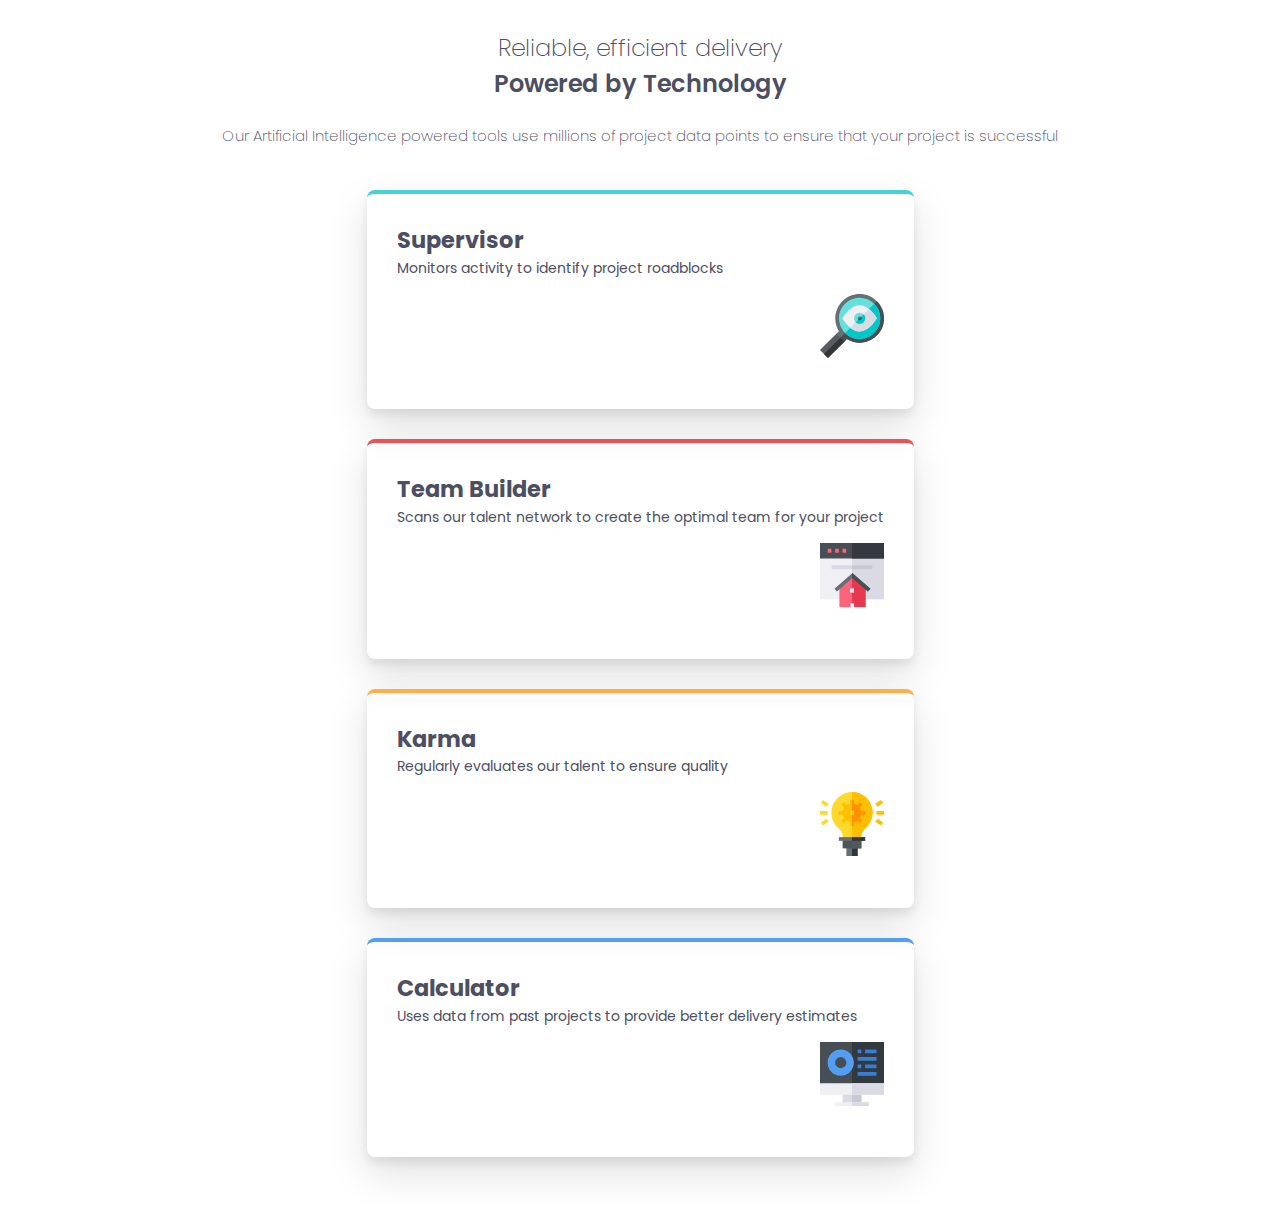
<file: four-card-feature-section-master/index.html>
<!DOCTYPE html>
<html lang="en">
  <head>
    <meta charset="UTF-8" />
    <meta name="viewport" content="width=device-width, initial-scale=1.0" />
    <!-- displays site properly based on user's device -->

    <link
      rel="icon"
      type="image/png"
      sizes="32x32"
      href="./images/favicon-32x32.png"
    />
    <link rel="stylesheet" href="styled.css" />

    <title>Frontend Mentor | Four card feature section</title>

    <!-- Feel free to remove these styles or customise in your own stylesheet 👍 -->
    <style>
      .attribution {
        font-size: 11px;
        text-align: center;
      }
      .attribution a {
        color: hsl(228, 45%, 44%);
      }
    </style>
  </head>
  <body>
    <div class="container">
      <div class="text-container">
        <p class="header title">Reliable, efficient delivery</p>
        <p class="header">Powered by Technology</p>
        <p class="sub-header">
          Our Artificial Intelligence powered tools use millions of project data
          points to ensure that your project is successful
        </p>
      </div>
      <div class="box-container">
        <div class="box supervisor">
          <h1>Supervisor</h1>
          <p>Monitors activity to identify project roadblocks</p>
          <div class="img-container">
            <img src="./images/icon-supervisor.svg" alt="Supervisor Icon" />
          </div>
        </div>
        <div class="box team-builder">
          <h1>Team Builder</h1>
          <p>
            Scans our talent network to create the optimal team for your project
          </p>
          <div class="img-container">
            <img src="./images/icon-team-builder.svg" alt="Team Builder Icon" />
          </div>
        </div>
        <div class="box karma">
          <h1>Karma</h1>
          <p>Regularly evaluates our talent to ensure quality</p>
          <div class="img-container">
            <img src="./images/icon-karma.svg" alt="Karma Icon" />
          </div>
        </div>
        <div class="box calculator">
          <h1>Calculator</h1>
          <p>
            Uses data from past projects to provide better delivery estimates
          </p>
          <div class="img-container">
            <img src="./images/icon-calculator.svg" alt="Calculator Icon" />
          </div>
        </div>
      </div>
    </div>
  </body>
</html>
</file>
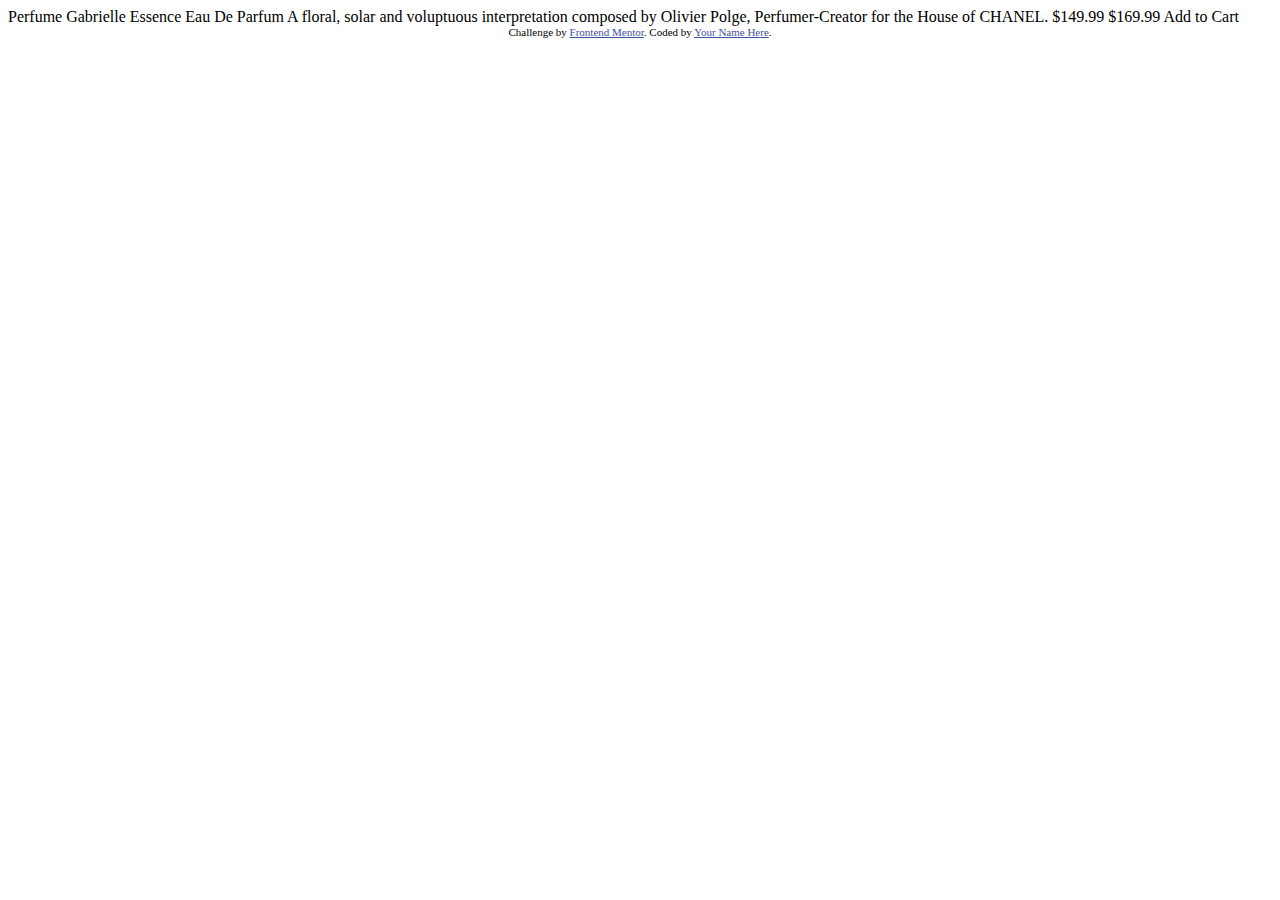
<file: product-preview-card-component-main/index.html>
<!DOCTYPE html>
<html lang="en">
<head>
  <meta charset="UTF-8">
  <meta name="viewport" content="width=device-width, initial-scale=1.0"> <!-- displays site properly based on user's device -->

  <link rel="icon" type="image/png" sizes="32x32" href="./images/favicon-32x32.png">
  
  <title>Frontend Mentor | Product preview card component</title>

  <!-- Feel free to remove these styles or customise in your own stylesheet 👍 -->
  <style>
    .attribution { font-size: 11px; text-align: center; }
    .attribution a { color: hsl(228, 45%, 44%); }
  </style>
</head>
<body>

  Perfume

  Gabrielle Essence Eau De Parfum

  A floral, solar and voluptuous interpretation composed by Olivier Polge, 
  Perfumer-Creator for the House of CHANEL.

  $149.99
  $169.99

  Add to Cart
  
  <div class="attribution">
    Challenge by <a href="https://www.frontendmentor.io?ref=challenge" target="_blank">Frontend Mentor</a>. 
    Coded by <a href="#">Your Name Here</a>.
  </div>
</body>
</html>
</file>
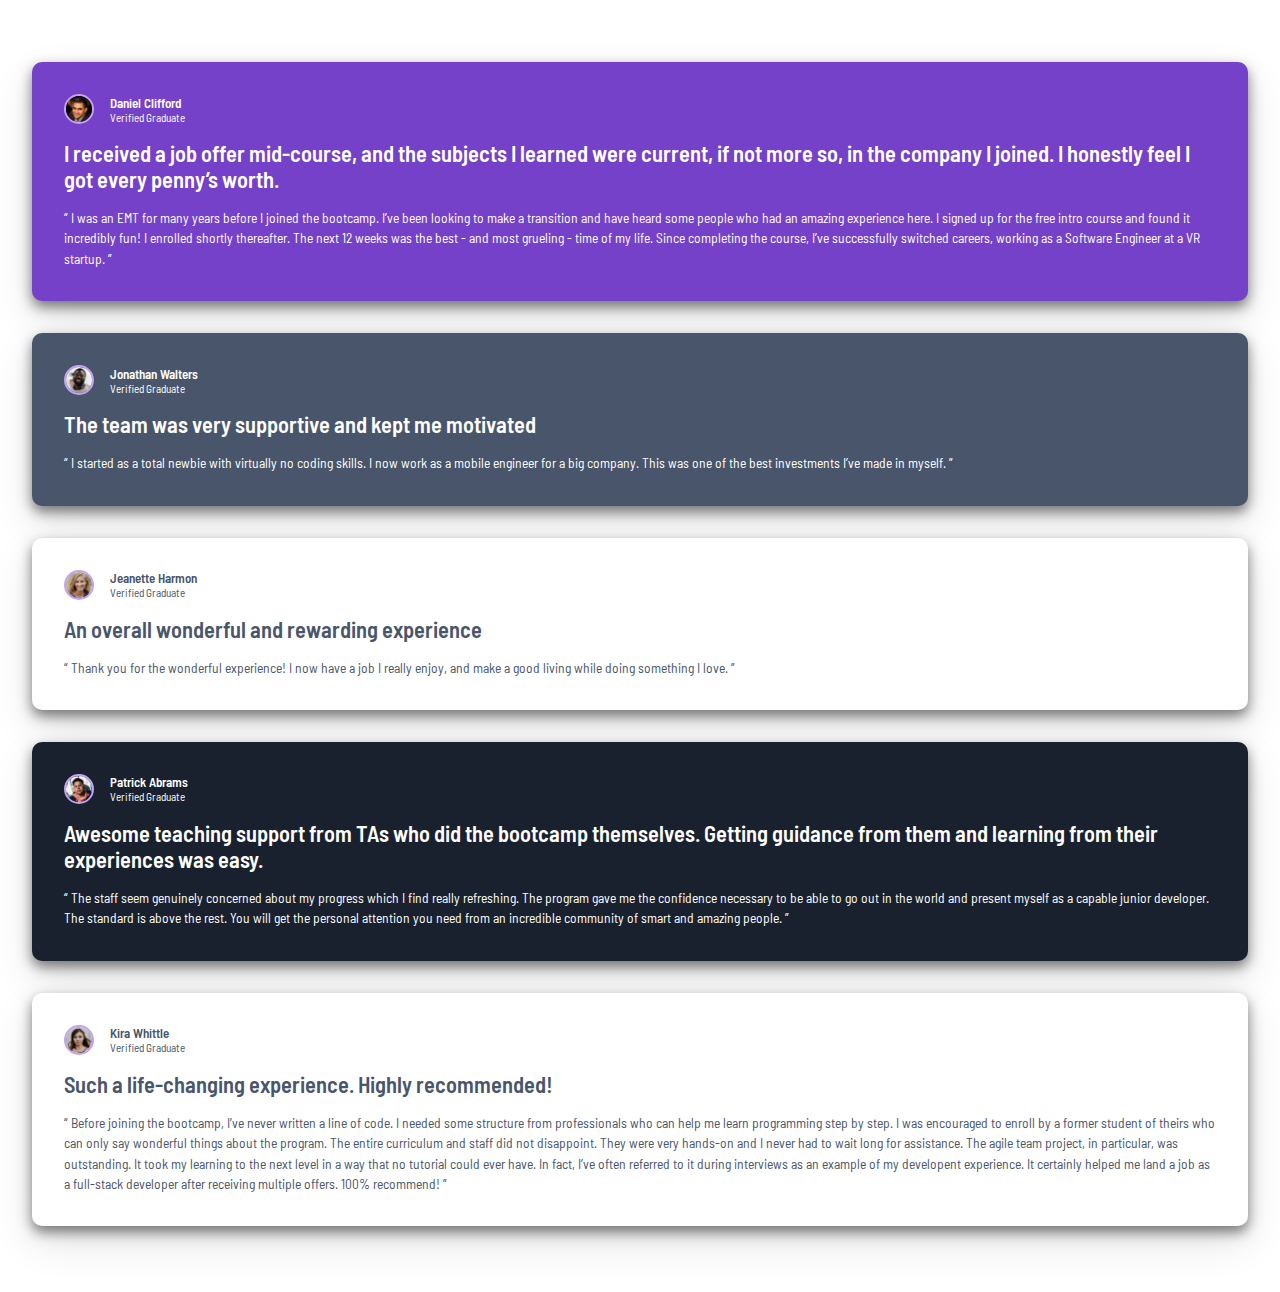
<file: testimonials-grid-section-main/index.html>
<!DOCTYPE html>
<html lang="en">
  <head>
    <meta charset="UTF-8" />
    <meta name="viewport" content="width=device-width, initial-scale=1.0" />
    <!-- displays site properly based on user's device -->

    <link
      rel="icon"
      type="image/png"
      sizes="32x32"
      href="./images/favicon-32x32.png"
    />
    <link rel="stylesheet" href="./styles.css" />

    <title>Frontend Mentor | [Challenge Name Here]</title>

    <!-- Feel free to remove these styles or customise in your own stylesheet 👍 -->
    <style>
      .attribution {
        font-size: 11px;
        text-align: center;
      }
      .attribution a {
        color: hsl(228, 45%, 44%);
      }
    </style>
  </head>
  <body>
    <div class="container">
      <div class="daniel card-container">
        <div class="avatar-container">
          <img
            src="./images/image-daniel.jpg"
            alt="Daniel Clifford"
            class="avatar"
          />
          <div class="sub-avatar-container">
            <p class="name">Daniel Clifford</p>
            <p class="role">Verified Graduate</p>
          </div>
        </div>
        <p class="testimonial">
          I received a job offer mid-course, and the subjects I learned were
          current, if not more so, in the company I joined. I honestly feel I
          got every penny’s worth.
        </p>
        <p class="quote">
          “ I was an EMT for many years before I joined the bootcamp. I’ve been
          looking to make a transition and have heard some people who had an
          amazing experience here. I signed up for the free intro course and
          found it incredibly fun! I enrolled shortly thereafter. The next 12
          weeks was the best - and most grueling - time of my life. Since
          completing the course, I’ve successfully switched careers, working as
          a Software Engineer at a VR startup. ”
        </p>
      </div>

      <div class="jonathan card-container">
        <div class="avatar-container">
          <img
            src="./images/image-jonathan.jpg"
            alt="Jonathan Walters"
            class="avatar"
          />
          <div class="sub-avatar-container">
            <p class="name">Jonathan Walters</p>
            <p class="role">Verified Graduate</p>
          </div>
        </div>
        <p class="testimonial">
          The team was very supportive and kept me motivated
        </p>
        <p class="quote">
          “ I started as a total newbie with virtually no coding skills. I now
          work as a mobile engineer for a big company. This was one of the best
          investments I’ve made in myself. ”
        </p>
      </div>

      <div class="jeanette card-container">
        <div class="avatar-container">
          <img
            src="./images/image-jeanette.jpg"
            alt="Jeanette Harmon"
            class="avatar"
          />
          <div class="sub-avatar-container">
            <p class="name">Jeanette Harmon</p>
            <p class="role">Verified Graduate</p>
          </div>
        </div>
        <p class="testimonial">An overall wonderful and rewarding experience</p>
        <p class="quote">
          “ Thank you for the wonderful experience! I now have a job I really
          enjoy, and make a good living while doing something I love. ”
        </p>
      </div>

      <div class="patrick card-container">
        <div class="avatar-container">
          <img
            src="./images/image-patrick.jpg"
            alt="Patrick Abrams"
            class="avatar"
          />
          <div class="sub-avatar-container">
            <p class="name">Patrick Abrams</p>
            <p class="role">Verified Graduate</p>
          </div>
        </div>
        <p class="testimonial">
          Awesome teaching support from TAs who did the bootcamp themselves.
          Getting guidance from them and learning from their experiences was
          easy.
        </p>
        <p class="quote">
          “ The staff seem genuinely concerned about my progress which I find
          really refreshing. The program gave me the confidence necessary to be
          able to go out in the world and present myself as a capable junior
          developer. The standard is above the rest. You will get the personal
          attention you need from an incredible community of smart and amazing
          people. ”
        </p>
      </div>

      <div class="kira card-container">
        <div class="avatar-container">
          <img
            src="./images/image-kira.jpg"
            alt="Kira Whittle"
            class="avatar"
          />
          <div class="sub-avatar-container">
            <p class="name">Kira Whittle</p>
            <p class="role">Verified Graduate</p>
          </div>
        </div>
        <p class="testimonial">
          Such a life-changing experience. Highly recommended!
        </p>
        <p class="quote">
          “ Before joining the bootcamp, I’ve never written a line of code. I
          needed some structure from professionals who can help me learn
          programming step by step. I was encouraged to enroll by a former
          student of theirs who can only say wonderful things about the program.
          The entire curriculum and staff did not disappoint. They were very
          hands-on and I never had to wait long for assistance. The agile team
          project, in particular, was outstanding. It took my learning to the
          next level in a way that no tutorial could ever have. In fact, I’ve
          often referred to it during interviews as an example of my developent
          experience. It certainly helped me land a job as a full-stack
          developer after receiving multiple offers. 100% recommend! ”
        </p>
      </div>
    </div>
  </body>
</html>
</file>
<file: four-card-feature-section-master/styled.css>
@charset "UTF-8";
@import url("https://fonts.googleapis.com/css2?family=Poppins:wght@100;400;600&display=swap");
* {
  margin: 0;
  padding: 0;
  box-sizing: border-box;
  line-height: 1.5;
  font-size: 15px;
}

.container {
  display: flex;
  justify-content: center;
  align-items: center;
  flex-direction: column;
  font-family: "Poppins", serif;
  padding: 2rem;
  gap: 3rem;
  color: hsl(234, 12%, 34%);
}

.text-container {
  text-align: center;
}
.text-container .header {
  font-size: 1.6rem;
  line-height: 1.5;
  font-weight: 600;
}
.text-container .title {
  font-weight: 200;
}
.text-container .sub-header {
  color: hsl(234, 12%, 34%);
  font-size: 1rem;
  margin-top: 1.5rem;
  font-weight: 200;
}
@media (min-width: 1440px) {
  .text-container {
    max-width: 600px;
  }
  .text-container .header {
    font-size: 2.5rem;
  }
  .text-container .sub-header {
    font-size: 1.2rem;
  }
}

@media (min-width: 1440px) {
  .box-container {
    display: grid;
    grid-template-columns: repeat(3, 1fr); /* 3 cột */
    grid-template-rows: auto auto; /* 2 hàng */
    gap: 2rem;
    max-width: 1000px;
    margin: auto;
    padding: 2rem;
    /* Team Builder ở trên giữa */
    /* Karma ở dưới giữa */
    /* Calculator ở cột 3, căn giữa theo hàng */
  }
  .box-container .supervisor {
    grid-column: 1/2;
    grid-row: 1/3; /* chiếm 2 hàng để căn giữa */
    align-self: center;
  }
  .box-container .team {
    grid-column: 2/3;
    grid-row: 1/2;
  }
  .box-container .karma {
    grid-column: 2/3;
    grid-row: 2/3;
  }
  .box-container .calculator {
    grid-column: 3/4;
    grid-row: 1/3;
    align-self: center;
  }
}

.box {
  margin-bottom: 2rem;
  padding: 2rem;
  border-top: 4px solid hsl(180, 62%, 55%);
  border-radius: 8px;
  box-shadow: 0 6px 10px rgba(0, 0, 0, 0.08), 0 16px 40px rgba(0, 0, 0, 0.12);
  transform: translateY(-2px);
}
.box h1 {
  font-size: 1.5rem;
}
.box p {
  font-size: 14px;
  font-weight: 400;
  color: hsl(234, 12%, 34%);
}
.box .img-container {
  justify-self: end;
  padding: 1rem 0;
}

.team-builder {
  border-top: 4px solid hsl(0, 78%, 62%);
}

.karma {
  border-top: 4px solid hsl(34, 97%, 64%);
}

.calculator {
  border-top: 4px solid hsl(212, 86%, 64%);
}/*# sourceMappingURL=styled.css.map */
</file>
<file: testimonials-grid-section-main/styles.css>
@import url("https://fonts.googleapis.com/css2?family=Barlow+Semi+Condensed:ital,wght@0,100;0,200;0,300;0,400;0,500;0,600;0,700;0,800;0,900;1,100;1,200;1,300;1,400;1,500;1,600;1,700;1,800;1,900&display=swap");
/* Base styles */
* {
  box-sizing: border-box;
  margin: 0;
  padding: 0;
  font-family: "Barlow Semi Condensed", sans-serif;
}

.body {
  height: 100vh;
  display: flex;
  justify-content: center;
  align-items: center;
}

.container {
  display: grid;
  grid-template-rows: repeat(5, auto);
  margin: 4rem auto;
  gap: 2rem;
  align-content: center;
}
@media (min-width: 1440px) {
  .container {
    display: grid;
    grid-template-rows: repeat(2, 300px);
    grid-template-columns: repeat(4, 300px);
    gap: 1.5rem;
    margin: 3rem 4rem;
    justify-content: center;
  }
}

.card-container {
  display: grid;
  grid-template-rows: auto auto auto;
  gap: 1rem;
  margin: 0 2rem;
  padding: 2rem;
  border-radius: 10px;
  background-color: hsl(263, 55%, 52%);
  color: hsl(0, 0%, 100%);
  font-size: 13px;
  font-weight: 600;
  box-shadow: 0 6px 13px rgba(0, 0, 0, 0.5), 0 16px 40px rgba(0, 0, 0, 0.12);
  transform: translateY(-2px);
}
@media (min-width: 1440px) {
  .card-container {
    margin: 0;
  }
}

.avatar-container {
  display: flex;
  align-items: center;
}
.avatar-container .avatar {
  border: 2px solid hsl(264, 82%, 80%);
  border-radius: 50%;
  width: 30px;
  height: 30px;
  margin-right: 1rem;
}
.avatar-container .role {
  font-size: 0.7rem;
  font-weight: 400;
}

.testimonial {
  font-size: 1.4rem;
}

.quote {
  font-size: 0.85rem;
  font-weight: 400;
  line-height: 1.5;
}

@media (min-width: 1440px) {
  .daniel {
    grid-column: 1/3;
  }
}

.jonathan {
  background-color: hsl(217, 19%, 35%);
}
@media (min-width: 1440px) {
  .jonathan {
    grid-column: 3/4;
    grid-row: 1/2;
  }
}

.jeanette,
.kira {
  background-color: hsl(0, 0%, 100%);
  color: hsl(217, 19%, 35%);
}

@media (min-width: 1440px) {
  .jeanette {
    grid-column: 1/2;
    grid-row: 2/3;
  }
}

@media (min-width: 1440px) {
  .kira {
    grid-column: 4/5;
    grid-row: 1/3;
  }
}

.patrick {
  background-color: hsl(219, 29%, 14%);
}
@media (min-width: 1440px) {
  .patrick {
    grid-column: 2/4;
    grid-row: 2/3;
  }
}/*# sourceMappingURL=styles.css.map */
</file>
